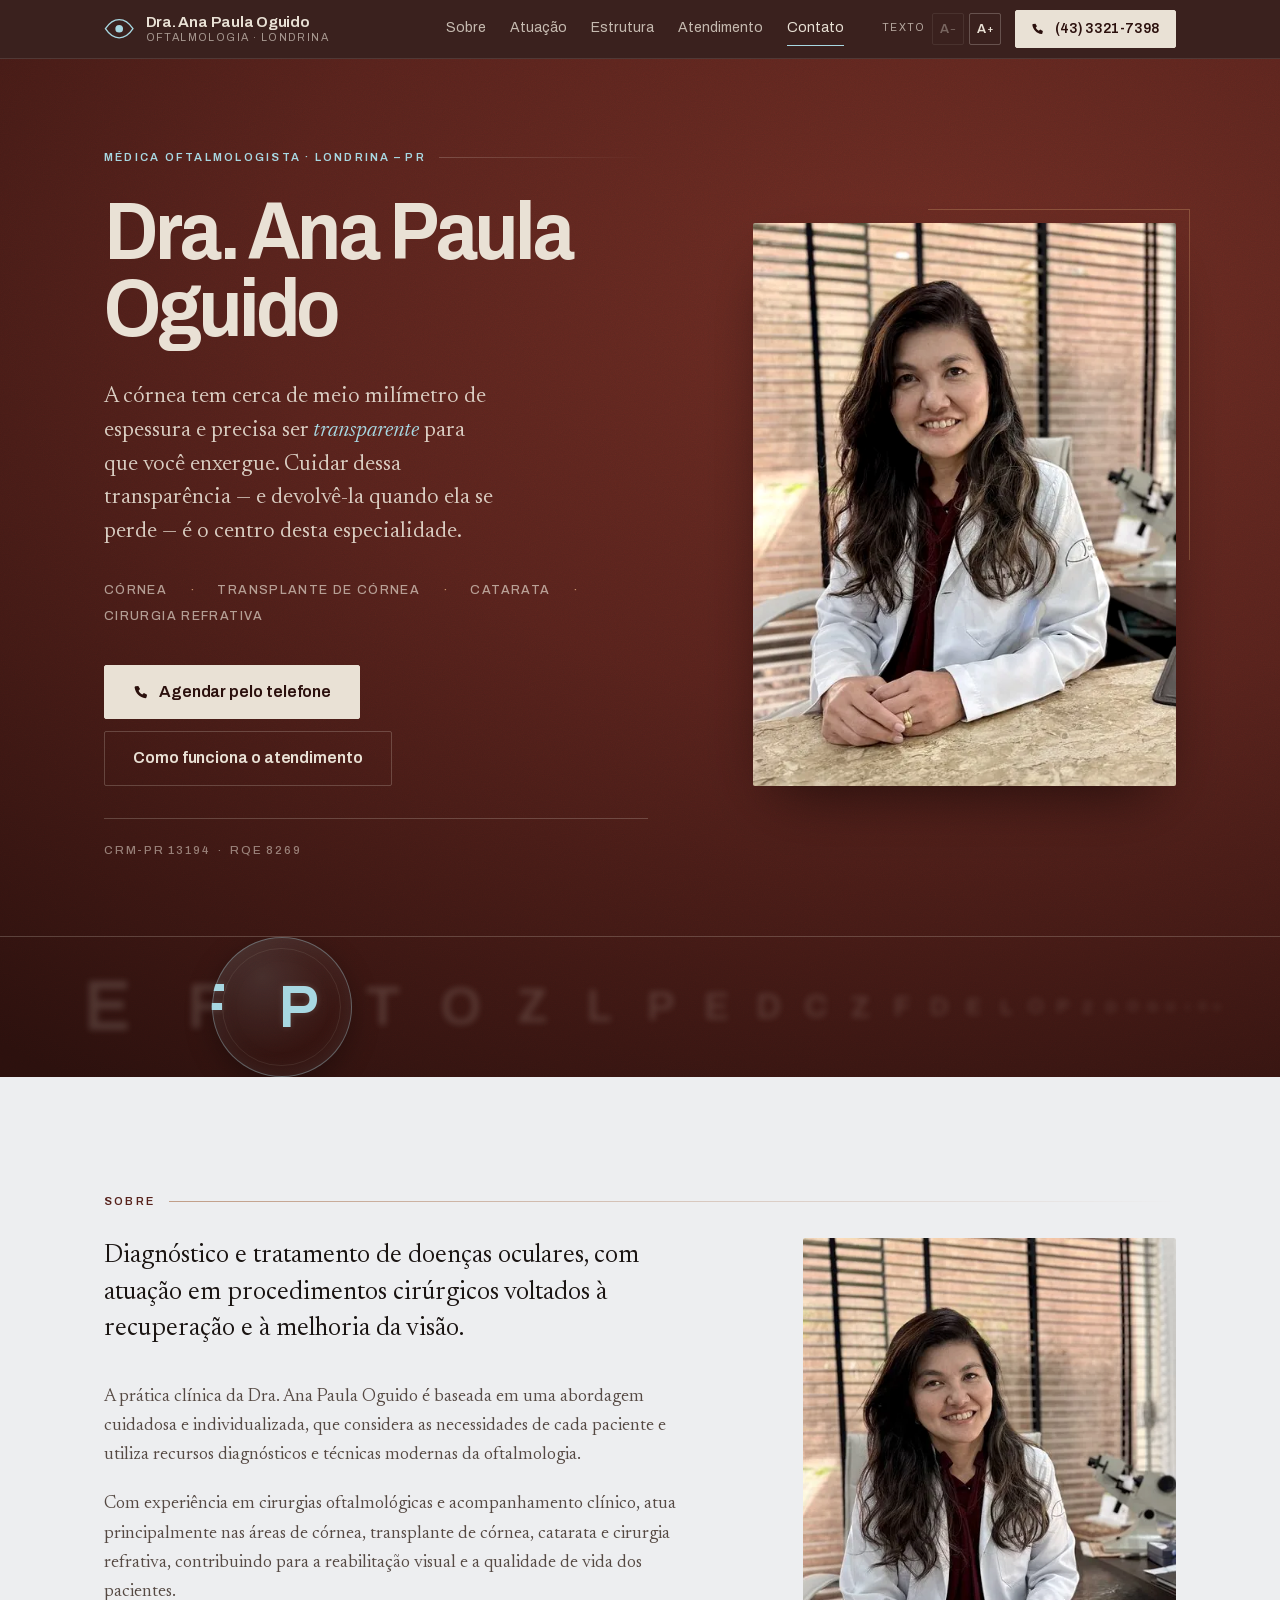
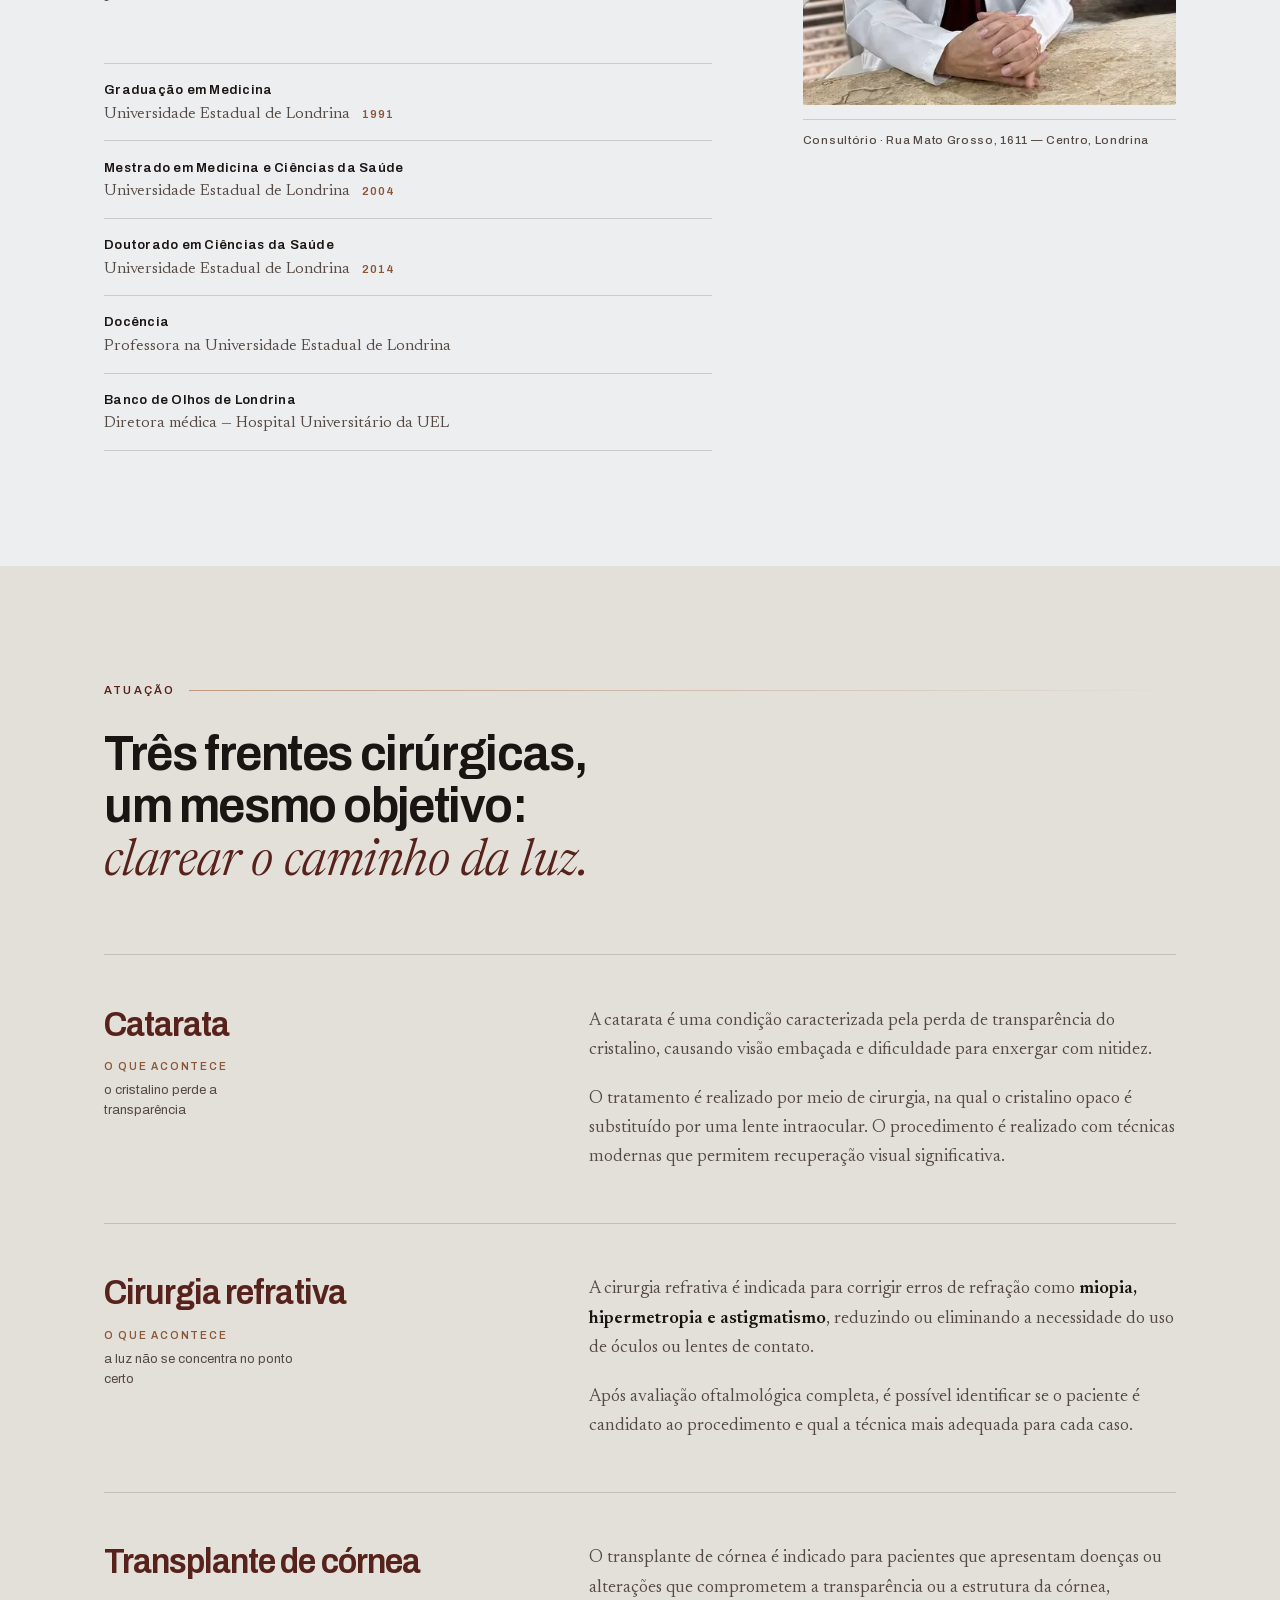
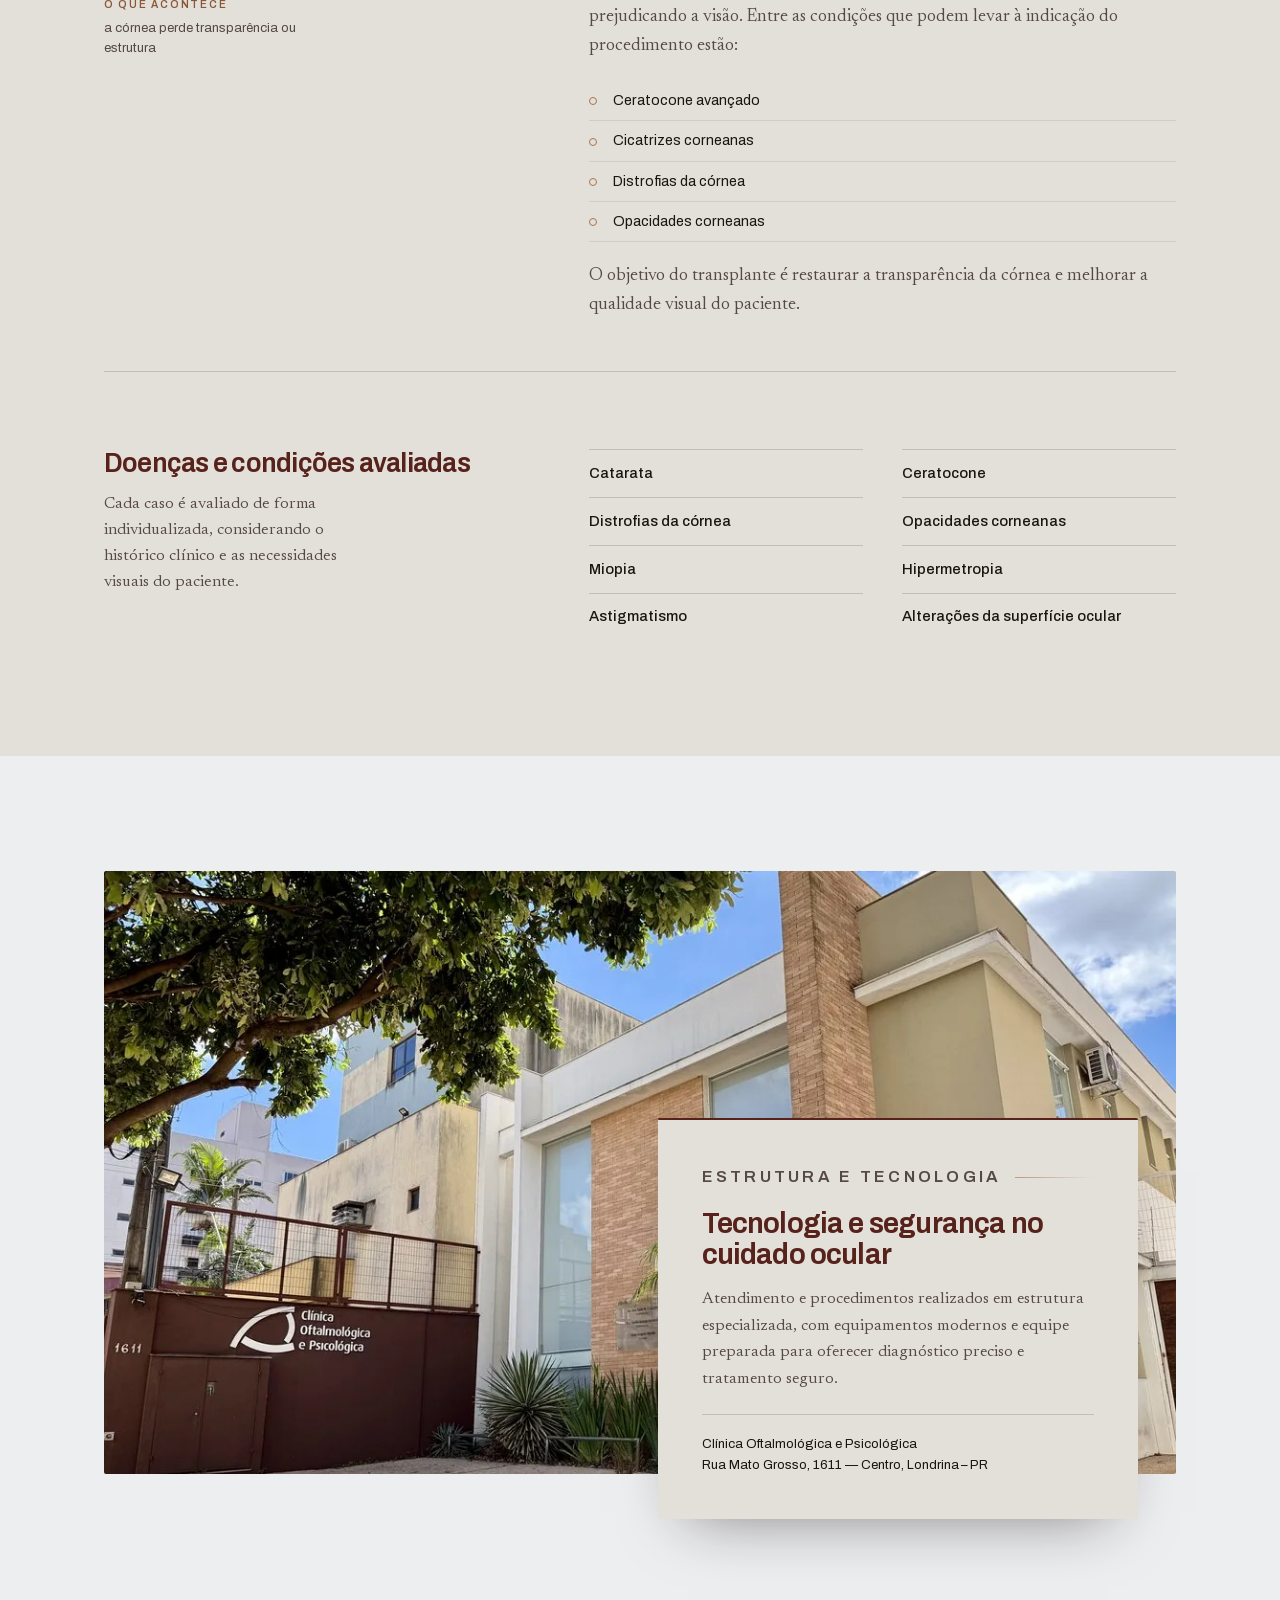
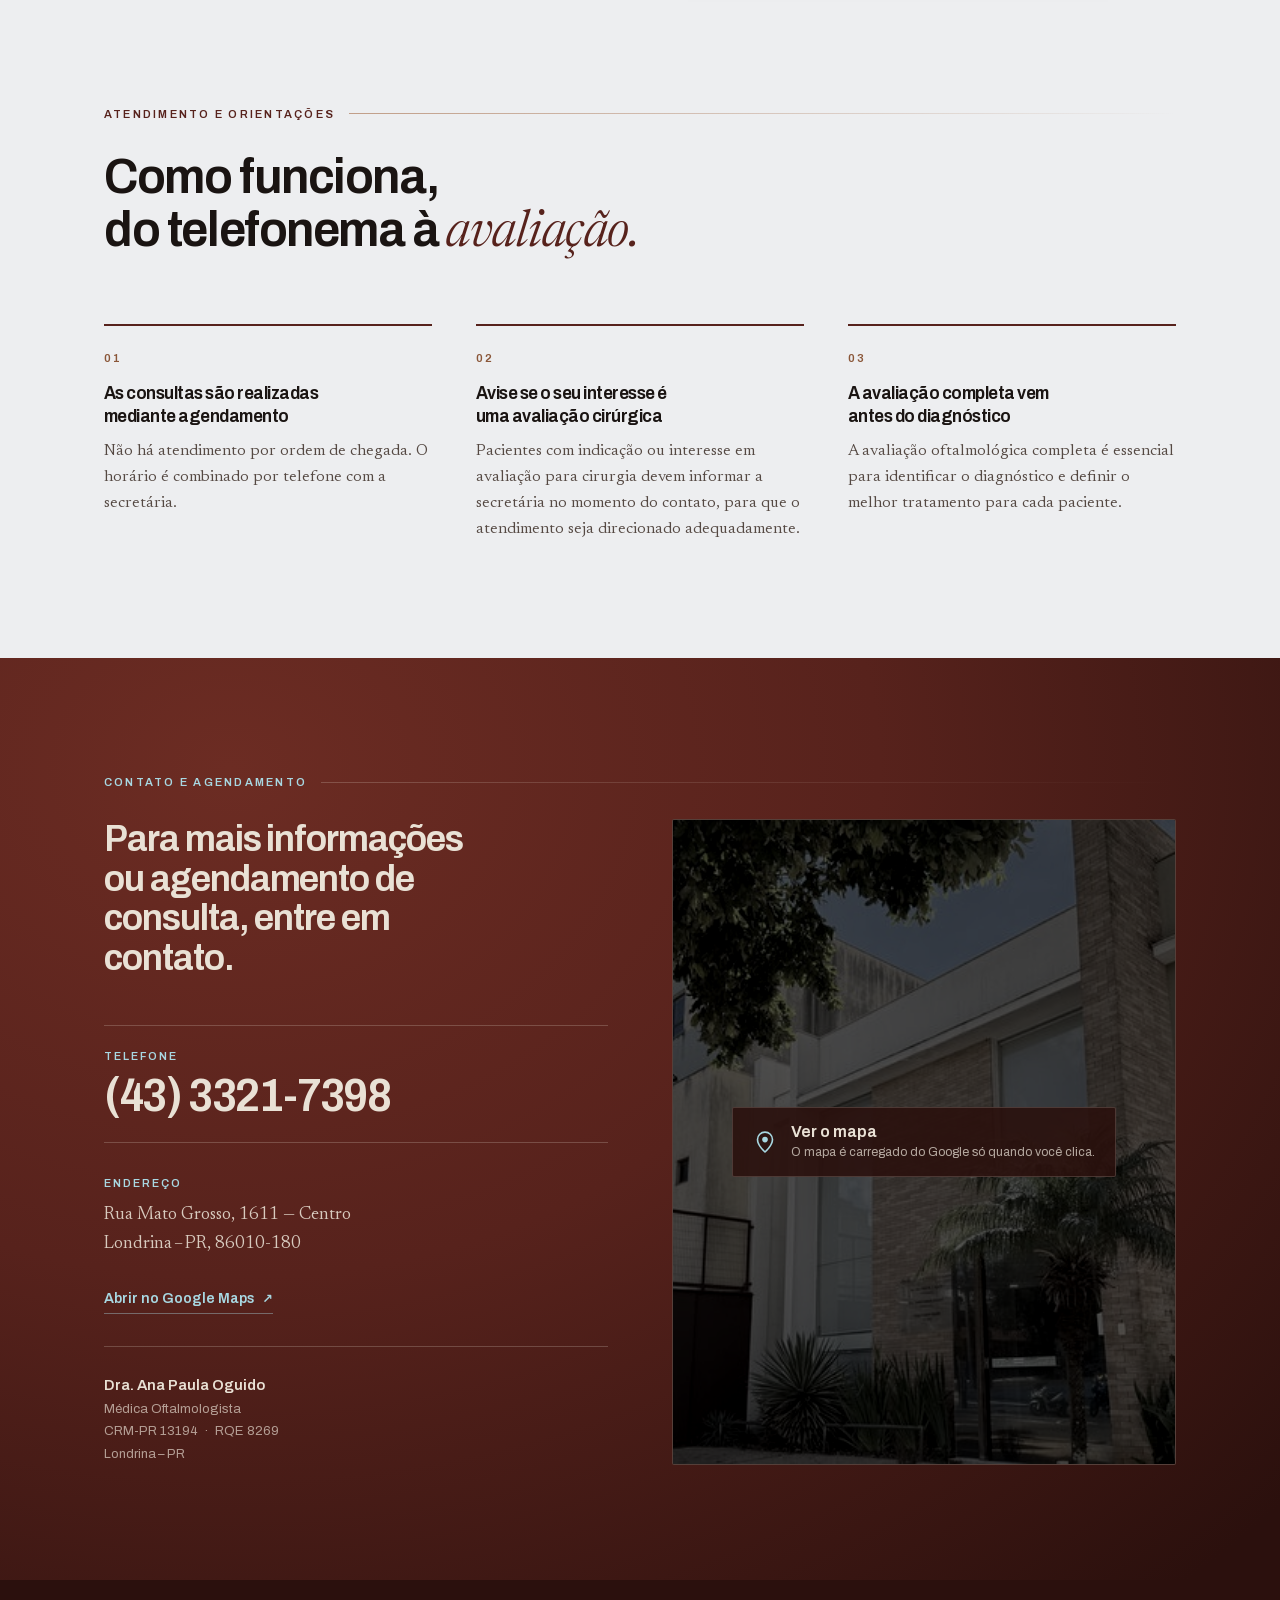
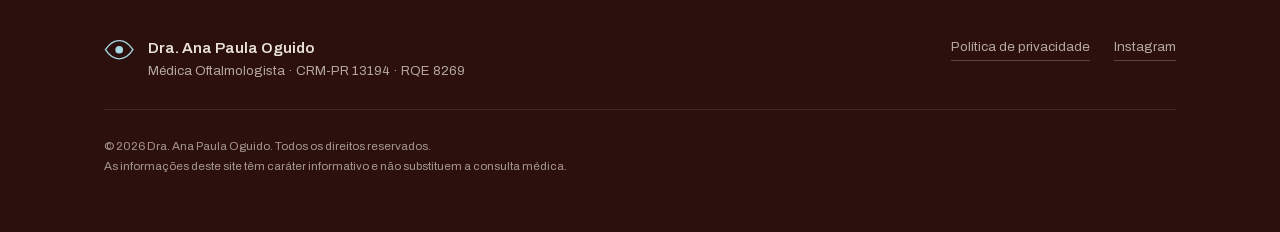
<file: index.html>
<!DOCTYPE html>
<html lang="pt-BR">
<head>
<meta charset="utf-8">
<meta name="viewport" content="width=device-width, initial-scale=1">

<title>Dra. Ana Paula Oguido — Oftalmologista em Londrina | Córnea, Catarata e Cirurgia Refrativa</title>
<meta name="description" content="Médica oftalmologista em Londrina-PR, com atuação em doenças da córnea, transplante de córnea, catarata e cirurgia refrativa. CRM-PR 13194 · RQE 8269. Consultas mediante agendamento: (43) 3321-7398.">
<meta name="author" content="Dra. Ana Paula Oguido">
<!-- PRÉVIA: noindex enquanto o site vive na URL do GitHub Pages.
     Trocar por content="index, follow" ao publicar no domínio definitivo. -->
<meta name="robots" content="noindex, nofollow">

<!-- TODO cliente: trocar pelo domínio definitivo antes de publicar -->
<link rel="canonical" href="https://www.draanapaulaoguido.com.br/">

<meta property="og:type" content="website">
<meta property="og:locale" content="pt_BR">
<meta property="og:site_name" content="Dra. Ana Paula Oguido — Oftalmologia">
<meta property="og:title" content="Dra. Ana Paula Oguido — Oftalmologista em Londrina">
<meta property="og:description" content="Córnea, transplante de córnea, catarata e cirurgia refrativa. Consultas mediante agendamento em Londrina-PR.">
<meta property="og:url" content="https://www.draanapaulaoguido.com.br/">
<meta property="og:image" content="https://www.draanapaulaoguido.com.br/assets/img/og-dra-ana-paula-oguido.jpg">
<meta property="og:image:width" content="1200">
<meta property="og:image:height" content="630">
<meta property="og:image:alt" content="Dra. Ana Paula Oguido em seu consultório em Londrina">
<meta name="twitter:card" content="summary_large_image">

<meta name="theme-color" content="#57221C">
<link rel="icon" href="data:image/svg+xml,%3Csvg xmlns='http://www.w3.org/2000/svg' viewBox='0 0 32 32'%3E%3Crect width='32' height='32' rx='6' fill='%2357221C'/%3E%3Cpath d='M4 16c4-6.2 8-9.3 12-9.3S24 9.8 28 16c-4 6.2-8 9.3-12 9.3S8 22.2 4 16Z' fill='none' stroke='%23E9E1D5' stroke-width='1.7'/%3E%3Ccircle cx='16' cy='16' r='4' fill='%23E9E1D5'/%3E%3C/svg%3E">

<link rel="preload" href="assets/fonts/archivo-latin.woff2" as="font" type="font/woff2" crossorigin>
<link rel="preload" href="assets/fonts/newsreader-latin.woff2" as="font" type="font/woff2" crossorigin>
<link rel="stylesheet" href="assets/css/style.css">

<script type="application/ld+json">
{
  "@context": "https://schema.org",
  "@type": "Physician",
  "name": "Dra. Ana Paula Oguido",
  "alternateName": "Ana Paula Miyagusko Taba Oguido",
  "medicalSpecialty": "Ophthalmologic",
  "description": "Médica oftalmologista com atuação em doenças da córnea, transplante de córnea, catarata e cirurgia refrativa, em Londrina-PR.",
  "url": "https://www.draanapaulaoguido.com.br/",
  "image": "https://www.draanapaulaoguido.com.br/assets/img/og-dra-ana-paula-oguido.jpg",
  "telephone": "+554333217398",
  "address": {
    "@type": "PostalAddress",
    "streetAddress": "Rua Mato Grosso, 1611",
    "addressLocality": "Londrina",
    "addressRegion": "PR",
    "postalCode": "86010-180",
    "addressCountry": "BR"
  },
  "areaServed": { "@type": "City", "name": "Londrina" },
  "availableService": [
    { "@type": "MedicalProcedure", "name": "Cirurgia de catarata" },
    { "@type": "MedicalProcedure", "name": "Cirurgia refrativa" },
    { "@type": "MedicalProcedure", "name": "Transplante de córnea" },
    { "@type": "MedicalProcedure", "name": "Consulta oftalmológica" }
  ]
}
</script>
</head>
<body>

<a class="skip-link" href="#conteudo">Ir para o conteúdo</a>

<header class="topbar" id="topbar">
  <div class="topbar__in">

    <a class="brand" href="#topo" aria-label="Dra. Ana Paula Oguido — início">
      <svg class="brand__mark" viewBox="0 0 34 24" aria-hidden="true" focusable="false">
        <path d="M1.6 12C6 5.2 11.3 1.8 17 1.8S28 5.2 32.4 12c-4.4 6.8-9.7 10.2-15.4 10.2S6 18.8 1.6 12Z" fill="none" stroke="currentColor" stroke-width="1.5"/>
        <circle cx="17" cy="12" r="4.3" fill="currentColor"/>
      </svg>
      <span class="brand__txt">
        <strong>Dra. Ana Paula Oguido</strong>
        <span>Oftalmologia · Londrina</span>
      </span>
    </a>

    <nav class="topnav" aria-label="Seções da página">
      <a href="#sobre">Sobre</a>
      <a href="#atuacao">Atuação</a>
      <a href="#estrutura">Estrutura</a>
      <a href="#atendimento">Atendimento</a>
      <a href="#contato">Contato</a>
    </nav>

    <div class="topbar__tools">
      <div class="textsize" role="group" aria-label="Tamanho do texto">
        <span class="textsize__lbl" aria-hidden="true">Texto</span>
        <button type="button" class="textsize__btn" data-textsize="down" aria-label="Diminuir o tamanho do texto">A<span aria-hidden="true">−</span></button>
        <button type="button" class="textsize__btn" data-textsize="up" aria-label="Aumentar o tamanho do texto">A<span aria-hidden="true">+</span></button>
      </div>
      <a class="btn btn--sm btn--solid" href="tel:+554333217398">
        <span class="btn__ico" aria-hidden="true">
          <svg viewBox="0 0 16 16"><path d="M5.2 1.9 6.9 5 5.5 6.6c.8 1.6 2 2.8 3.6 3.6L10.7 8.8l3.1 1.7-.5 2.6c-.1.5-.6.9-1.1.8C6.6 13.2 2.4 9 1.6 3.4c-.1-.5.3-1 .8-1.1l2.8-.4Z" fill="currentColor"/></svg>
        </span>
        (43) 3321-7398
      </a>
    </div>

  </div>
</header>

<main id="conteudo">

<!-- ══ HERO ══════════════════════════════════════════════════ -->
<section class="hero" id="topo">

  <div class="hero__in">

    <div class="hero__copy">
      <p class="eyebrow eyebrow--light">Médica oftalmologista · Londrina&#8239;–&#8239;PR</p>

      <h1 class="hero__name">Dra. Ana Paula<br>Oguido</h1>

      <p class="hero__thesis">
        A córnea tem cerca de meio milímetro de espessura e precisa ser
        <em>transparente</em> para que você enxergue. Cuidar dessa transparência
        — e devolvê-la quando ela se perde — é o centro desta especialidade.
      </p>

      <ul class="hero__specs">
        <li>Córnea</li>
        <li>Transplante de córnea</li>
        <li>Catarata</li>
        <li>Cirurgia refrativa</li>
      </ul>

      <div class="hero__actions">
        <a class="btn btn--solid btn--lg" href="tel:+554333217398">
          <span class="btn__ico" aria-hidden="true">
            <svg viewBox="0 0 16 16"><path d="M5.2 1.9 6.9 5 5.5 6.6c.8 1.6 2 2.8 3.6 3.6L10.7 8.8l3.1 1.7-.5 2.6c-.1.5-.6.9-1.1.8C6.6 13.2 2.4 9 1.6 3.4c-.1-.5.3-1 .8-1.1l2.8-.4Z" fill="currentColor"/></svg>
          </span>
          Agendar pelo telefone
        </a>
        <a class="btn btn--ghost btn--lg" href="#atendimento">Como funciona o atendimento</a>
      </div>

      <p class="hero__crm">CRM-PR 13194 &nbsp;·&nbsp; RQE 8269</p>
    </div>

    <figure class="hero__portrait">
      <picture>
        <source type="image/webp" srcset="assets/img/dra-ana-paula-retrato-520.webp 520w, assets/img/dra-ana-paula-retrato-760.webp 760w, assets/img/dra-ana-paula-retrato-1040.webp 1040w, assets/img/dra-ana-paula-retrato-1400.webp 1400w" sizes="(max-width: 900px) 78vw, 38vw">
        <img src="assets/img/dra-ana-paula-retrato-760.jpg"
             srcset="assets/img/dra-ana-paula-retrato-520.jpg 520w, assets/img/dra-ana-paula-retrato-760.jpg 760w, assets/img/dra-ana-paula-retrato-1040.jpg 1040w, assets/img/dra-ana-paula-retrato-1400.jpg 1400w"
             sizes="(max-width: 900px) 78vw, 38vw"
             width="3300" height="4400" fetchpriority="high" decoding="async"
             alt="Dra. Ana Paula Oguido, de jaleco branco, sentada à mesa de seu consultório em Londrina.">
      </picture>
    </figure>

  </div>

  <!-- Linha de acuidade: a mesma tabela que ela usa no consultório, deitada.
       Duas camadas idênticas — uma fora de foco, outra nítida recortada em
       círculo. A lente move o recorte e devolve a nitidez. -->
  <div class="acuity" aria-hidden="true">
    <div class="acuity__layer acuity__layer--soft">
      <svg class="acuity__chart" viewBox="0 0 1200 92" preserveAspectRatio="xMidYMid meet">
        <g text-anchor="middle" dominant-baseline="central" fill="currentColor"
           font-family="Archivo, Helvetica, Arial, sans-serif" font-weight="600">
          <text x="53" y="46" font-size="72.7">E</text>
          <text x="155" y="46" font-size="67">F</text>
          <text x="249.1" y="46" font-size="61.8">P</text>
          <text x="335.9" y="46" font-size="57">T</text>
          <text x="415.9" y="46" font-size="52.6">O</text>
          <text x="489.7" y="46" font-size="48.5">Z</text>
          <text x="557.8" y="46" font-size="44.8">L</text>
          <text x="620.6" y="46" font-size="41.3">P</text>
          <text x="678.6" y="46" font-size="38.1">E</text>
          <text x="732" y="46" font-size="35.1">D</text>
          <text x="781.3" y="46" font-size="32.4">C</text>
          <text x="826.8" y="46" font-size="29.9">Z</text>
          <text x="868.8" y="46" font-size="27.6">F</text>
          <text x="907.4" y="46" font-size="25.4">D</text>
          <text x="943.1" y="46" font-size="23.5">E</text>
          <text x="976.1" y="46" font-size="21.6">L</text>
          <text x="1006.4" y="46" font-size="20">O</text>
          <text x="1034.4" y="46" font-size="18.4">P</text>
          <text x="1060.3" y="46" font-size="17">Z</text>
          <text x="1084.1" y="46" font-size="15.7">D</text>
          <text x="1106.1" y="46" font-size="14.5">O</text>
          <text x="1126.4" y="46" font-size="13.3">G</text>
          <text x="1145.1" y="46" font-size="12.3">U</text>
          <text x="1162.4" y="46" font-size="11.3">I</text>
          <text x="1178.3" y="46" font-size="10.5">D</text>
          <text x="1193" y="46" font-size="9.7">O</text>
        </g>
      </svg>
    </div>
    <div class="acuity__layer acuity__layer--sharp" data-chart-clone></div>
    <div class="acuity__lens"></div>
  </div>
</section>

<!-- ══ SOBRE ═════════════════════════════════════════════════ -->
<section class="sec sec--sobre" id="sobre">
  <div class="wrap">
    <p class="eyebrow">Sobre</p>

    <div class="sobre__grid">

      <div class="sobre__text">
        <p class="lead">
          Diagnóstico e tratamento de doenças oculares, com atuação em procedimentos
          cirúrgicos voltados à recuperação e à melhoria da visão.
        </p>

        <p>
          A prática clínica da Dra. Ana Paula Oguido é baseada em uma abordagem cuidadosa
          e individualizada, que considera as necessidades de cada paciente e utiliza
          recursos diagnósticos e técnicas modernas da oftalmologia.
        </p>

        <p>
          Com experiência em cirurgias oftalmológicas e acompanhamento clínico, atua
          principalmente nas áreas de córnea, transplante de córnea, catarata e cirurgia
          refrativa, contribuindo para a reabilitação visual e a qualidade de vida
          dos pacientes.
        </p>

        <!--
          ATENÇÃO / A CONFIRMAR COM A CLIENTE
          Os itens abaixo foram levantados em fontes públicas (UEL, Banco de Olhos de
          Londrina, portais médicos) e NÃO constavam do briefing enviado.
          Confirme datas e cargos com a Dra. antes de publicar — ou remova o bloco inteiro.
        -->
        <dl class="formacao">
          <div class="formacao__it">
            <dt>Graduação em Medicina</dt>
            <dd>Universidade Estadual de Londrina <span class="formacao__yr">1991</span></dd>
          </div>
          <div class="formacao__it">
            <dt>Mestrado em Medicina e Ciências da Saúde</dt>
            <dd>Universidade Estadual de Londrina <span class="formacao__yr">2004</span></dd>
          </div>
          <div class="formacao__it">
            <dt>Doutorado em Ciências da Saúde</dt>
            <dd>Universidade Estadual de Londrina <span class="formacao__yr">2014</span></dd>
          </div>
          <div class="formacao__it">
            <dt>Docência</dt>
            <dd>Professora na Universidade Estadual de Londrina</dd>
          </div>
          <div class="formacao__it">
            <dt>Banco de Olhos de Londrina</dt>
            <dd>Diretora médica — Hospital Universitário da UEL</dd>
          </div>
        </dl>
      </div>

      <figure class="sobre__fig">
        <picture>
          <source type="image/webp" srcset="assets/img/dra-ana-paula-consultorio-480.webp 480w, assets/img/dra-ana-paula-consultorio-700.webp 700w, assets/img/dra-ana-paula-consultorio-960.webp 960w" sizes="(max-width: 900px) 88vw, 34vw">
          <img src="assets/img/dra-ana-paula-consultorio-700.jpg"
               srcset="assets/img/dra-ana-paula-consultorio-480.jpg 480w, assets/img/dra-ana-paula-consultorio-700.jpg 700w, assets/img/dra-ana-paula-consultorio-960.jpg 960w"
               sizes="(max-width: 900px) 88vw, 34vw"
               width="3300" height="4125" loading="lazy" decoding="async"
               alt="Dra. Ana Paula Oguido em seu consultório, ao lado de equipamento oftalmológico.">
        </picture>
        <figcaption>Consultório · Rua Mato Grosso, 1611 — Centro, Londrina</figcaption>
      </figure>

    </div>
  </div>
</section>

<!-- ══ ATUAÇÃO ═══════════════════════════════════════════════ -->
<section class="sec sec--atuacao" id="atuacao">
  <div class="wrap">
    <p class="eyebrow">Atuação</p>
    <h2 class="sec__title">Três frentes cirúrgicas,<br>um mesmo objetivo: <em>clarear o caminho da luz.</em></h2>

    <div class="proc">
      <article class="proc__it">
        <div class="proc__head">
          <h3>Catarata</h3>
          <p class="proc__what"><span>O que acontece</span>o cristalino perde a transparência</p>
        </div>
        <div class="proc__body">
          <p>
            A catarata é uma condição caracterizada pela perda de transparência do cristalino,
            causando visão embaçada e dificuldade para enxergar com nitidez.
          </p>
          <p>
            O tratamento é realizado por meio de cirurgia, na qual o cristalino opaco é
            substituído por uma lente intraocular. O procedimento é realizado com técnicas
            modernas que permitem recuperação visual significativa.
          </p>
        </div>
      </article>

      <article class="proc__it">
        <div class="proc__head">
          <h3>Cirurgia refrativa</h3>
          <p class="proc__what"><span>O que acontece</span>a luz não se concentra no ponto certo</p>
        </div>
        <div class="proc__body">
          <p>
            A cirurgia refrativa é indicada para corrigir erros de refração como
            <strong>miopia, hipermetropia e astigmatismo</strong>, reduzindo ou eliminando
            a necessidade do uso de óculos ou lentes de contato.
          </p>
          <p>
            Após avaliação oftalmológica completa, é possível identificar se o paciente é
            candidato ao procedimento e qual a técnica mais adequada para cada caso.
          </p>
        </div>
      </article>

      <article class="proc__it">
        <div class="proc__head">
          <h3>Transplante de córnea</h3>
          <p class="proc__what"><span>O que acontece</span>a córnea perde transparência ou estrutura</p>
        </div>
        <div class="proc__body">
          <p>
            O transplante de córnea é indicado para pacientes que apresentam doenças ou
            alterações que comprometem a transparência ou a estrutura da córnea,
            prejudicando a visão. Entre as condições que podem levar à indicação do
            procedimento estão:
          </p>
          <ul class="ul-rule">
            <li>Ceratocone avançado</li>
            <li>Cicatrizes corneanas</li>
            <li>Distrofias da córnea</li>
            <li>Opacidades corneanas</li>
          </ul>
          <p>
            O objetivo do transplante é restaurar a transparência da córnea e melhorar a
            qualidade visual do paciente.
          </p>
        </div>
      </article>
    </div>

    <!-- Condições tratadas -->
    <div class="cond">
      <div class="cond__intro">
        <h3 class="cond__title">Doenças e condições avaliadas</h3>
        <p>
          Cada caso é avaliado de forma individualizada, considerando o histórico clínico
          e as necessidades visuais do paciente.
        </p>
      </div>
      <ul class="cond__list">
        <li>Catarata</li>
        <li>Ceratocone</li>
        <li>Distrofias da córnea</li>
        <li>Opacidades corneanas</li>
        <li>Miopia</li>
        <li>Hipermetropia</li>
        <li>Astigmatismo</li>
        <li>Alterações da superfície ocular</li>
      </ul>
    </div>

  </div>
</section>

<!-- ══ ESTRUTURA ═════════════════════════════════════════════ -->
<section class="sec sec--estrutura" id="estrutura">
  <div class="wrap">
    <div class="estr">
      <figure class="estr__fig">
        <picture>
          <source type="image/webp" srcset="assets/img/clinica-fachada-760.webp 760w, assets/img/clinica-fachada-1120.webp 1120w, assets/img/clinica-fachada-1600.webp 1600w, assets/img/clinica-fachada-2000.webp 2000w" sizes="(max-width: 900px) 100vw, 62vw">
          <img src="assets/img/clinica-fachada-1120.jpg"
               srcset="assets/img/clinica-fachada-760.jpg 760w, assets/img/clinica-fachada-1120.jpg 1120w, assets/img/clinica-fachada-1600.jpg 1600w, assets/img/clinica-fachada-2000.jpg 2000w"
               sizes="(max-width: 900px) 100vw, 62vw"
               width="5712" height="3213" loading="lazy" decoding="async"
               alt="Fachada da Clínica Oftalmológica e Psicológica, na Rua Mato Grosso, 1611, em Londrina.">
        </picture>
      </figure>

      <div class="estr__card">
        <p class="eyebrow">Estrutura e tecnologia</p>
        <h2 class="estr__title">Tecnologia e segurança no cuidado ocular</h2>
        <p>
          Atendimento e procedimentos realizados em estrutura especializada, com
          equipamentos modernos e equipe preparada para oferecer diagnóstico preciso
          e tratamento seguro.
        </p>
        <!-- TODO cliente: confirmar o nome exato da clínica e, se houver, o hospital onde as cirurgias são realizadas. -->
        <p class="estr__addr">
          Clínica Oftalmológica e Psicológica<br>
          Rua Mato Grosso, 1611 — Centro, Londrina&#8239;–&#8239;PR
        </p>
      </div>
    </div>
  </div>
</section>

<!-- ══ ATENDIMENTO ═══════════════════════════════════════════ -->
<section class="sec sec--atendimento" id="atendimento">
  <div class="wrap">
    <p class="eyebrow">Atendimento e orientações</p>
    <h2 class="sec__title">Como funciona,<br>do telefonema à <em>avaliação.</em></h2>

    <ol class="orient">
      <li class="orient__it">
        <h3>As consultas são realizadas mediante agendamento</h3>
        <p>Não há atendimento por ordem de chegada. O horário é combinado por telefone com a secretária.</p>
      </li>
      <li class="orient__it">
        <h3>Avise se o seu interesse é uma avaliação cirúrgica</h3>
        <p>Pacientes com indicação ou interesse em avaliação para cirurgia devem informar a secretária no momento do contato, para que o atendimento seja direcionado adequadamente.</p>
      </li>
      <li class="orient__it">
        <h3>A avaliação completa vem antes do diagnóstico</h3>
        <p>A avaliação oftalmológica completa é essencial para identificar o diagnóstico e definir o melhor tratamento para cada paciente.</p>
      </li>
    </ol>
  </div>
</section>

<!-- ══ CONTATO ═══════════════════════════════════════════════ -->
<section class="sec sec--contato" id="contato">
  <div class="wrap">
    <p class="eyebrow eyebrow--light">Contato e agendamento</p>

    <div class="contato__grid">

      <div class="contato__info">
        <h2 class="contato__title">Para mais informações ou agendamento de consulta, entre em contato.</h2>

        <a class="bigphone" href="tel:+554333217398">
          <span class="bigphone__lbl">Telefone</span>
          <span class="bigphone__num">(43) 3321-7398</span>
        </a>

        <div class="contato__addr">
          <p class="contato__lbl">Endereço</p>
          <p>
            Rua Mato Grosso, 1611 — Centro<br>
            Londrina&#8239;–&#8239;PR, 86010-180
          </p>
          <a class="link-arrow" href="https://www.google.com/maps/search/?api=1&amp;query=Rua+Mato+Grosso%2C+1611+-+Centro%2C+Londrina+-+PR%2C+86010-180" target="_blank" rel="noopener">
            Abrir no Google Maps
          </a>
        </div>

        <p class="contato__sign">
          <strong>Dra. Ana Paula Oguido</strong><br>
          Médica Oftalmologista<br>
          CRM-PR 13194 &nbsp;·&nbsp; RQE 8269<br>
          Londrina&#8239;–&#8239;PR
        </p>
      </div>

      <div class="contato__mapwrap">
        <div class="mapbox" id="mapbox">
          <button type="button" class="mapbox__load" id="mapLoad">
            <span class="mapbox__plate">
              <span class="mapbox__pin" aria-hidden="true">
                <svg viewBox="0 0 24 24"><path d="M12 22s7.5-6.4 7.5-12.4A7.5 7.5 0 0 0 4.5 9.6C4.5 15.6 12 22 12 22Z" fill="none" stroke="currentColor" stroke-width="1.6"/><circle cx="12" cy="9.6" r="2.8" fill="currentColor"/></svg>
              </span>
              <span class="mapbox__txt">
                <strong>Ver o mapa</strong>
                <small>O mapa é carregado do Google só quando você clica.</small>
              </span>
            </span>
          </button>
        </div>
      </div>

    </div>
  </div>
</section>

</main>

<footer class="foot">
  <div class="wrap foot__in">
    <div class="foot__brand">
      <svg class="brand__mark" viewBox="0 0 34 24" aria-hidden="true" focusable="false">
        <path d="M1.6 12C6 5.2 11.3 1.8 17 1.8S28 5.2 32.4 12c-4.4 6.8-9.7 10.2-15.4 10.2S6 18.8 1.6 12Z" fill="none" stroke="currentColor" stroke-width="1.5"/>
        <circle cx="17" cy="12" r="4.3" fill="currentColor"/>
      </svg>
      <p>
        <strong>Dra. Ana Paula Oguido</strong><br>
        Médica Oftalmologista · CRM-PR 13194 · RQE 8269
      </p>
    </div>

    <nav class="foot__nav" aria-label="Rodapé">
      <!-- TODO cliente: publicar a página de política de privacidade e apontar o link -->
      <a href="politica-de-privacidade.html">Política de privacidade</a>
      <!-- TODO cliente: confirmar os perfis oficiais nas redes sociais -->
      <a href="#" rel="noopener">Instagram</a>
    </nav>

    <p class="foot__legal">
      © <span id="ano">2026</span> Dra. Ana Paula Oguido. Todos os direitos reservados.<br>
      As informações deste site têm caráter informativo e não substituem a consulta médica.
    </p>
  </div>
</footer>

<script src="assets/js/main.js" defer></script>
</body>
</html>
</file>
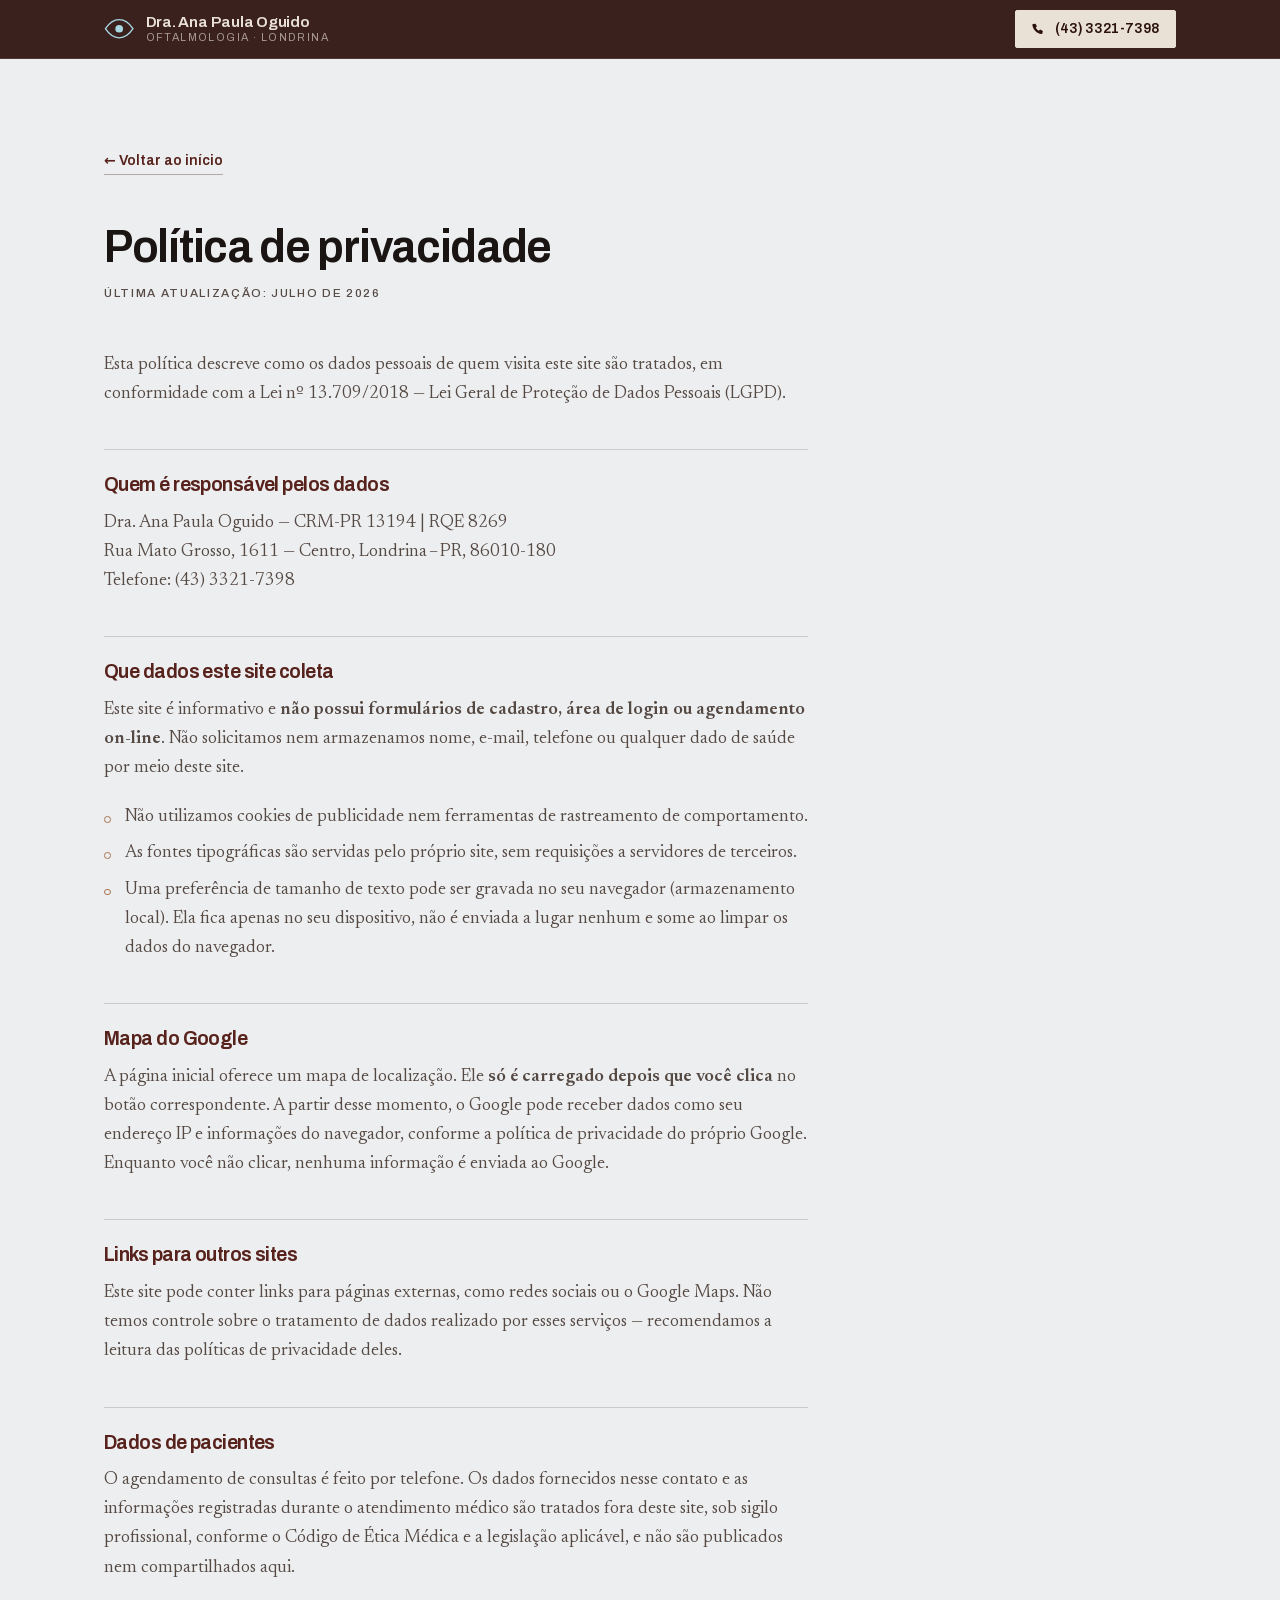
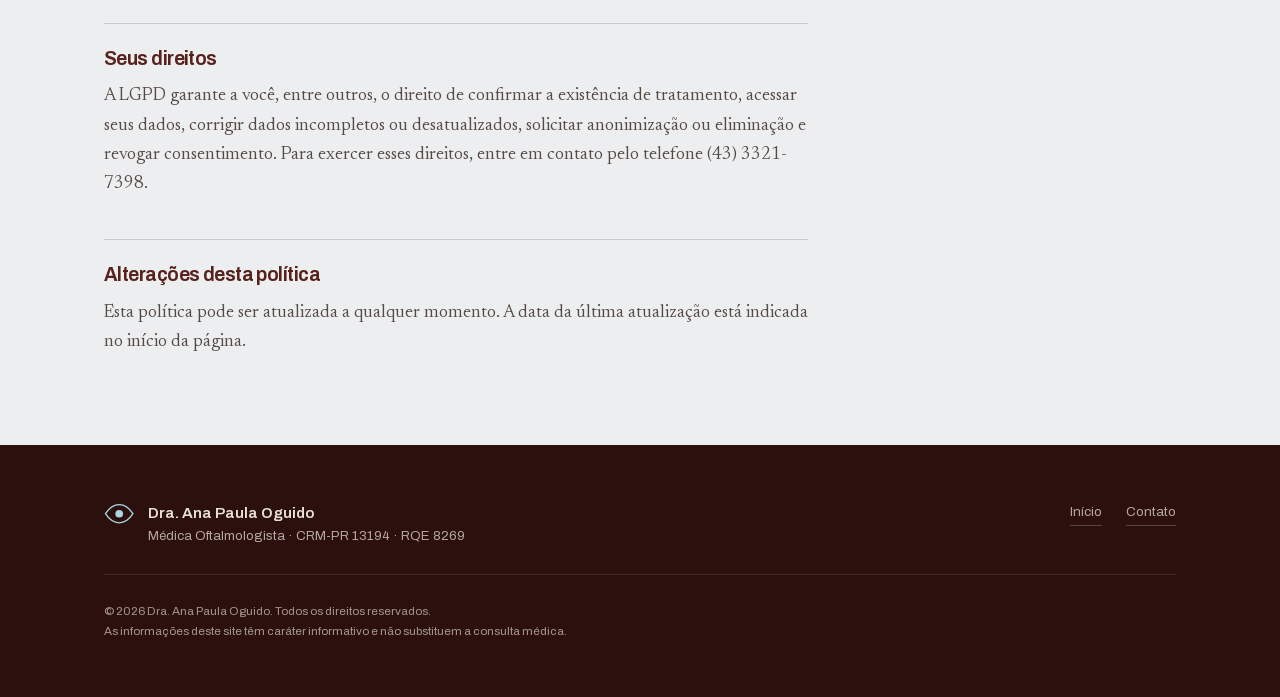
<file: politica-de-privacidade.html>
<!DOCTYPE html>
<html lang="pt-BR">
<head>
<meta charset="utf-8">
<meta name="viewport" content="width=device-width, initial-scale=1">
<title>Política de privacidade — Dra. Ana Paula Oguido</title>
<meta name="description" content="Como os dados pessoais são tratados no site da Dra. Ana Paula Oguido, médica oftalmologista em Londrina-PR.">
<!-- PRÉVIA: noindex enquanto o site vive na URL do GitHub Pages.
     Trocar por content="index, follow" ao publicar no domínio definitivo. -->
<meta name="robots" content="noindex, nofollow">
<meta name="theme-color" content="#57221C">
<link rel="icon" href="data:image/svg+xml,%3Csvg xmlns='http://www.w3.org/2000/svg' viewBox='0 0 32 32'%3E%3Crect width='32' height='32' rx='6' fill='%2357221C'/%3E%3Cpath d='M4 16c4-6.2 8-9.3 12-9.3S24 9.8 28 16c-4 6.2-8 9.3-12 9.3S8 22.2 4 16Z' fill='none' stroke='%23E9E1D5' stroke-width='1.7'/%3E%3Ccircle cx='16' cy='16' r='4' fill='%23E9E1D5'/%3E%3C/svg%3E">
<link rel="stylesheet" href="assets/css/style.css">
</head>
<body>

<a class="skip-link" href="#conteudo">Ir para o conteúdo</a>

<header class="topbar">
  <div class="topbar__in">
    <a class="brand" href="index.html" aria-label="Dra. Ana Paula Oguido — início">
      <svg class="brand__mark" viewBox="0 0 34 24" aria-hidden="true" focusable="false">
        <path d="M1.6 12C6 5.2 11.3 1.8 17 1.8S28 5.2 32.4 12c-4.4 6.8-9.7 10.2-15.4 10.2S6 18.8 1.6 12Z" fill="none" stroke="currentColor" stroke-width="1.5"/>
        <circle cx="17" cy="12" r="4.3" fill="currentColor"/>
      </svg>
      <span class="brand__txt">
        <strong>Dra. Ana Paula Oguido</strong>
        <span>Oftalmologia · Londrina</span>
      </span>
    </a>
    <div class="topbar__tools">
      <a class="btn btn--sm btn--solid" href="tel:+554333217398">
        <span class="btn__ico" aria-hidden="true">
          <svg viewBox="0 0 16 16"><path d="M5.2 1.9 6.9 5 5.5 6.6c.8 1.6 2 2.8 3.6 3.6L10.7 8.8l3.1 1.7-.5 2.6c-.1.5-.6.9-1.1.8C6.6 13.2 2.4 9 1.6 3.4c-.1-.5.3-1 .8-1.1l2.8-.4Z" fill="currentColor"/></svg>
        </span>
        (43) 3321-7398
      </a>
    </div>
  </div>
</header>

<main id="conteudo" class="legal">
  <div class="wrap">
    <div class="legal__in">

      <a class="legal__back" href="index.html">← Voltar ao início</a>

      <h1 class="legal__title">Política de privacidade</h1>
      <!-- TODO cliente: atualizar esta data sempre que o texto for alterado -->
      <p class="legal__date">Última atualização: julho de 2026</p>

      <p>
        Esta política descreve como os dados pessoais de quem visita este site são
        tratados, em conformidade com a Lei nº 13.709/2018 — Lei Geral de Proteção
        de Dados Pessoais (LGPD).
      </p>

      <h2>Quem é responsável pelos dados</h2>
      <!-- TODO cliente: confirmar razão social, CNPJ e e-mail de contato para
           assuntos de privacidade. Sem esses dados a política fica incompleta. -->
      <p>
        Dra. Ana Paula Oguido — CRM-PR 13194 | RQE 8269<br>
        Rua Mato Grosso, 1611 — Centro, Londrina&#8239;–&#8239;PR, 86010-180<br>
        Telefone: (43) 3321-7398
      </p>

      <h2>Que dados este site coleta</h2>
      <p>
        Este site é informativo e <strong>não possui formulários de cadastro, área de
        login ou agendamento on-line</strong>. Não solicitamos nem armazenamos nome,
        e-mail, telefone ou qualquer dado de saúde por meio deste site.
      </p>
      <ul>
        <li>Não utilizamos cookies de publicidade nem ferramentas de rastreamento de comportamento.</li>
        <li>As fontes tipográficas são servidas pelo próprio site, sem requisições a servidores de terceiros.</li>
        <li>Uma preferência de tamanho de texto pode ser gravada no seu navegador (armazenamento local). Ela fica apenas no seu dispositivo, não é enviada a lugar nenhum e some ao limpar os dados do navegador.</li>
      </ul>

      <h2>Mapa do Google</h2>
      <p>
        A página inicial oferece um mapa de localização. Ele <strong>só é carregado
        depois que você clica</strong> no botão correspondente. A partir desse momento,
        o Google pode receber dados como seu endereço IP e informações do navegador,
        conforme a política de privacidade do próprio Google. Enquanto você não
        clicar, nenhuma informação é enviada ao Google.
      </p>

      <h2>Links para outros sites</h2>
      <p>
        Este site pode conter links para páginas externas, como redes sociais ou o
        Google Maps. Não temos controle sobre o tratamento de dados realizado por
        esses serviços — recomendamos a leitura das políticas de privacidade deles.
      </p>

      <h2>Dados de pacientes</h2>
      <p>
        O agendamento de consultas é feito por telefone. Os dados fornecidos nesse
        contato e as informações registradas durante o atendimento médico são tratados
        fora deste site, sob sigilo profissional, conforme o Código de Ética Médica e
        a legislação aplicável, e não são publicados nem compartilhados aqui.
      </p>

      <h2>Seus direitos</h2>
      <p>
        A LGPD garante a você, entre outros, o direito de confirmar a existência de
        tratamento, acessar seus dados, corrigir dados incompletos ou desatualizados,
        solicitar anonimização ou eliminação e revogar consentimento. Para exercer
        esses direitos, entre em contato pelo telefone (43) 3321-7398.
      </p>

      <h2>Alterações desta política</h2>
      <p>
        Esta política pode ser atualizada a qualquer momento. A data da última
        atualização está indicada no início da página.
      </p>

    </div>
  </div>
</main>

<footer class="foot">
  <div class="wrap foot__in">
    <div class="foot__brand">
      <svg class="brand__mark" viewBox="0 0 34 24" aria-hidden="true" focusable="false">
        <path d="M1.6 12C6 5.2 11.3 1.8 17 1.8S28 5.2 32.4 12c-4.4 6.8-9.7 10.2-15.4 10.2S6 18.8 1.6 12Z" fill="none" stroke="currentColor" stroke-width="1.5"/>
        <circle cx="17" cy="12" r="4.3" fill="currentColor"/>
      </svg>
      <p>
        <strong>Dra. Ana Paula Oguido</strong><br>
        Médica Oftalmologista · CRM-PR 13194 · RQE 8269
      </p>
    </div>
    <nav class="foot__nav" aria-label="Rodapé">
      <a href="index.html">Início</a>
      <a href="index.html#contato">Contato</a>
    </nav>
    <p class="foot__legal">
      © <span id="ano">2026</span> Dra. Ana Paula Oguido. Todos os direitos reservados.<br>
      As informações deste site têm caráter informativo e não substituem a consulta médica.
    </p>
  </div>
</footer>

<script src="assets/js/main.js" defer></script>
</body>
</html>
</file>
<file: assets/css/style.css>
/* ==========================================================================
   Dra. Ana Paula Oguido — Oftalmologia
   Paleta amostrada das fotos da própria clínica:
   oxblood do portão/placa · travertino da bancada · tijolo da fachada ·
   cinza-frio do jaleco. O azul-claro (--beam) é a única cor inventada:
   é a luz do instrumento, e só aparece dentro da lente e no foco do teclado.
   ========================================================================== */

/* --- Fontes auto-hospedadas (sem requisição ao Google → LGPD) ------------- */
@font-face{
  font-family:'Archivo'; font-style:normal; font-weight:400 800;
  font-stretch:75% 110%; font-display:swap;
  src:url('../fonts/archivo-latin.woff2') format('woff2');
  unicode-range:U+0000-00FF,U+0131,U+0152-0153,U+02BB-02BC,U+02C6,U+02DA,U+02DC,U+0304,U+0308,U+0329,U+2000-206F,U+20AC,U+2122,U+2191,U+2193,U+2212,U+2215,U+FEFF,U+FFFD;
}
@font-face{
  font-family:'Archivo'; font-style:normal; font-weight:400 800;
  font-stretch:75% 110%; font-display:swap;
  src:url('../fonts/archivo-latin-ext.woff2') format('woff2');
  unicode-range:U+0100-02BA,U+02BD-02C5,U+02C7-02CC,U+02CE-02D7,U+02DD-02FF,U+0304,U+0308,U+0329,U+1D00-1DBF,U+1E00-1E9F,U+1EF2-1EFF,U+2020,U+20A0-20AB,U+20AD-20C0,U+2113,U+2C60-2C7F,U+A720-A7FF;
}
@font-face{
  font-family:'Newsreader'; font-style:normal; font-weight:300 600;
  font-display:swap;
  src:url('../fonts/newsreader-latin.woff2') format('woff2');
  unicode-range:U+0000-00FF,U+0131,U+0152-0153,U+02BB-02BC,U+02C6,U+02DA,U+02DC,U+0304,U+0308,U+0329,U+2000-206F,U+20AC,U+2122,U+2191,U+2193,U+2212,U+2215,U+FEFF,U+FFFD;
}
@font-face{
  font-family:'Newsreader'; font-style:normal; font-weight:300 600;
  font-display:swap;
  src:url('../fonts/newsreader-latin-ext.woff2') format('woff2');
  unicode-range:U+0100-02BA,U+02BD-02C5,U+02C7-02CC,U+02CE-02D7,U+02DD-02FF,U+0304,U+0308,U+0329,U+1D00-1DBF,U+1E00-1E9F,U+1EF2-1EFF,U+2020,U+20A0-20AB,U+20AD-20C0,U+2113,U+2C60-2C7F,U+A720-A7FF;
}
@font-face{
  font-family:'Newsreader'; font-style:italic; font-weight:300 500;
  font-display:swap;
  src:url('../fonts/newsreader-italic-latin.woff2') format('woff2');
  unicode-range:U+0000-00FF,U+0131,U+0152-0153,U+02BB-02BC,U+02C6,U+02DA,U+02DC,U+0304,U+0308,U+0329,U+2000-206F,U+20AC,U+2122,U+2191,U+2193,U+2212,U+2215,U+FEFF,U+FFFD;
}

/* --- Tokens --------------------------------------------------------------- */
:root{
  --paper:#EDEEF0;        /* branco frio do jaleco — superfície de leitura */
  --paper-2:#E3E0D9;      /* travertino da bancada */
  --ink:#1A1412;
  --ink-2:#554943;
  --oxblood:#57221C;      /* portão e placa da clínica */
  --oxblood-lt:#6C2C23;
  --oxblood-dk:#2B100D;
  --brick:#A97350;        /* tijolo da fachada — filetes e marcas, nunca texto */
  --brick-txt:#8A5638;    /* mesmo tijolo, escurecido até passar 4,5:1 no claro */
  --brick-lt:#CB9670;     /* e clareado até passar sobre o vinho */
  --cream:#E9E1D5;
  --beam:#A8D8E2;         /* a luz do instrumento */

  --sans:'Archivo',system-ui,-apple-system,'Segoe UI',sans-serif;
  --serif:'Newsreader',Georgia,'Times New Roman',serif;

  --wrap:74rem;
  --gut:clamp(1.25rem,5vw,3.5rem);
  --sec-y:clamp(4.5rem,9vw,8.5rem);
  --rule:color-mix(in srgb,var(--ink) 16%,transparent);
  --rule-lt:color-mix(in srgb,var(--cream) 22%,transparent);

  --fs:100%;              /* controlado pelos botões A− / A+ */
  --ease:cubic-bezier(.22,.61,.36,1);
}

/* --- Base ----------------------------------------------------------------- */
*,*::before,*::after{box-sizing:border-box}
html{
  font-size:var(--fs);
  -webkit-text-size-adjust:100%;
  scroll-behavior:smooth;
  scroll-padding-top:5.5rem;
}
body{
  margin:0;
  background:var(--paper);
  color:var(--ink);
  font-family:var(--serif);
  font-size:1.125rem;
  font-weight:380;
  line-height:1.62;
  font-optical-sizing:auto;
  -webkit-font-smoothing:antialiased;
  text-rendering:optimizeLegibility;
  /* 'clip' e não 'hidden': hidden transformaria o body em contêiner de
     rolagem e quebraria o position:sticky do topo e da foto do Sobre. */
  overflow-x:clip;
}
img,svg,picture{display:block;max-width:100%}
img{height:auto}
p{margin:0 0 1.1em}
p:last-child{margin-bottom:0}
h1,h2,h3{margin:0;font-family:var(--sans);font-weight:640;line-height:1.05;letter-spacing:-.028em;font-stretch:94%}
a{color:inherit}
strong{font-weight:600}
em{font-style:italic}
ul,ol{margin:0;padding:0;list-style:none}

::selection{background:var(--oxblood);color:var(--cream)}

:focus-visible{
  outline:2px solid var(--beam);
  outline-offset:3px;
  border-radius:2px;
}
.sec--sobre :focus-visible,.sec--atuacao :focus-visible,
.sec--estrutura :focus-visible,.sec--atendimento :focus-visible{
  outline-color:var(--oxblood);
}

.skip-link{
  position:absolute;left:.75rem;top:-4rem;z-index:200;
  background:var(--oxblood);color:var(--cream);
  padding:.7rem 1.1rem;border-radius:3px;
  font-family:var(--sans);font-size:.9rem;font-weight:600;text-decoration:none;
  transition:top .18s var(--ease);
}
.skip-link:focus{top:.75rem}

.wrap{width:100%;max-width:var(--wrap);margin-inline:auto;padding-inline:var(--gut)}

/* --- Elementos de texto compartilhados ------------------------------------ */
.eyebrow{
  margin:0 0 1.75rem;
  font-family:var(--sans);font-size:.7rem;font-weight:600;
  letter-spacing:.2em;text-transform:uppercase;
  color:var(--oxblood);
  display:flex;align-items:center;gap:.85rem;
}
.eyebrow::after{
  /* min-width: se o rótulo quebrar em duas linhas o filete ainda aparece,
     em vez de colapsar para zero e deixar a linha inacabada */
  content:"";flex:1;min-width:2rem;height:1px;
  background:linear-gradient(90deg,var(--brick),transparent);
  opacity:.65;
}
.eyebrow--light{color:var(--beam)}
.eyebrow--light::after{background:linear-gradient(90deg,var(--rule-lt),transparent);opacity:1}

.sec__title{
  font-size:clamp(1.85rem,4.4vw,3.15rem);
  max-width:20ch;
  margin-bottom:clamp(2.5rem,5vw,4rem);
}
.sec__title em,.estr__title em{
  font-family:var(--serif);font-style:italic;font-weight:360;
  letter-spacing:-.01em;font-stretch:normal;
  color:var(--oxblood);
}
.lead{
  font-size:clamp(1.3rem,2.4vw,1.6rem);
  line-height:1.42;
  color:var(--ink);
  margin-bottom:1.4em;
  text-wrap:pretty;
}

.sec{padding-block:var(--sec-y)}

/* --- Botões --------------------------------------------------------------- */
.btn{
  display:inline-flex;align-items:center;justify-content:center;gap:.6rem;
  font-family:var(--sans);font-weight:600;letter-spacing:-.005em;
  text-decoration:none;border:1px solid transparent;border-radius:2px;
  padding:.85rem 1.4rem;font-size:.95rem;line-height:1.15;
  min-height:2.9rem;
  transition:background-color .2s var(--ease),color .2s var(--ease),
             border-color .2s var(--ease),transform .2s var(--ease);
}
.btn__ico{display:flex;width:1em;height:1em;flex:none}
.btn__ico svg{width:100%;height:100%}
.btn--sm{padding:.55rem .95rem;font-size:.86rem;min-height:2.4rem}
.btn--lg{padding:1.05rem 1.75rem;font-size:1.02rem;min-height:3.35rem}

.btn--solid{background:var(--cream);color:var(--oxblood-dk);border-color:var(--cream)}
.btn--solid:hover{background:#fff;border-color:#fff;transform:translateY(-1px)}
.btn--ghost{color:var(--cream);border-color:var(--rule-lt)}
.btn--ghost:hover{border-color:var(--cream);background:color-mix(in srgb,var(--cream) 10%,transparent)}

/* --- Topbar --------------------------------------------------------------- */
.topbar{
  position:sticky;top:0;z-index:100;
  background:color-mix(in srgb,var(--oxblood-dk) 92%,transparent);
  backdrop-filter:saturate(150%) blur(12px);
  -webkit-backdrop-filter:saturate(150%) blur(12px);
  border-bottom:1px solid color-mix(in srgb,var(--cream) 13%,transparent);
  color:var(--cream);
}
.topbar__in{
  max-width:var(--wrap);margin-inline:auto;padding:.6rem var(--gut);
  display:flex;align-items:center;gap:clamp(1rem,3vw,2.5rem);
}
.brand{display:flex;align-items:center;gap:.7rem;text-decoration:none;flex:none;margin-right:auto}
.brand__mark{width:1.9rem;height:auto;color:var(--beam);flex:none}
.brand__txt{display:flex;flex-direction:column;font-family:var(--sans);line-height:1.2}
.brand__txt strong{font-size:.95rem;font-weight:640;letter-spacing:-.015em}
.brand__txt span{font-size:.68rem;letter-spacing:.13em;text-transform:uppercase;color:color-mix(in srgb,var(--cream) 62%,transparent)}

.topnav{display:flex;gap:1.5rem;font-family:var(--sans);font-size:.88rem}
.topnav a{
  text-decoration:none;padding:.45rem 0;position:relative;
  color:color-mix(in srgb,var(--cream) 80%,transparent);
  transition:color .18s var(--ease);
}
.topnav a::after{
  content:"";position:absolute;left:0;right:0;bottom:.1rem;height:1px;
  background:var(--beam);transform:scaleX(0);transform-origin:left;
  transition:transform .28s var(--ease);
}
.topnav a:hover,.topnav a.is-active{color:var(--cream)}
.topnav a:hover::after,.topnav a.is-active::after{transform:scaleX(1)}

.topbar__tools{display:flex;align-items:center;gap:.9rem}

.textsize{display:flex;align-items:center;gap:.3rem;font-family:var(--sans)}
.textsize__lbl{
  font-size:.64rem;letter-spacing:.14em;text-transform:uppercase;
  color:color-mix(in srgb,var(--cream) 70%,transparent);margin-right:.2rem;
}
.textsize__btn{
  font-family:var(--sans);font-size:.8rem;font-weight:600;
  width:2rem;height:2rem;padding:0;
  display:flex;align-items:center;justify-content:center;
  color:var(--cream);background:transparent;cursor:pointer;
  border:1px solid color-mix(in srgb,var(--cream) 26%,transparent);border-radius:2px;
  transition:background-color .18s var(--ease),border-color .18s var(--ease);
}
.textsize__btn:hover{background:color-mix(in srgb,var(--cream) 14%,transparent);border-color:var(--cream)}
.textsize__btn[disabled]{opacity:.35;cursor:default}
.textsize__btn span{font-size:.72em;margin-left:.05em}

/* ==========================================================================
   HERO — o campo é quente (a clínica), a lente traz o frio (a óptica).
   Duas cópias da tabela de acuidade: uma borrada, uma nítida recortada
   em círculo. A lente não "decora": ela demonstra o assunto da página.
   ========================================================================== */
.hero{
  position:relative;isolation:isolate;overflow:hidden;
  background:
    radial-gradient(120% 95% at 74% 22%,var(--oxblood-lt) 0%,var(--oxblood) 44%,var(--oxblood-dk) 100%);
  color:var(--cream);
  padding-block:clamp(3.5rem,7vw,6rem) 0;
}
.hero::after{ /* granulado sutil: tira o "gradiente limpo demais" */
  content:"";position:absolute;inset:0;z-index:0;pointer-events:none;
  opacity:.32;mix-blend-mode:overlay;
  background-image:url("data:image/svg+xml,%3Csvg xmlns='http://www.w3.org/2000/svg' width='140' height='140'%3E%3Cfilter id='n'%3E%3CfeTurbulence type='fractalNoise' baseFrequency='.85' numOctaves='3'/%3E%3C/filter%3E%3Crect width='140' height='140' filter='url(%23n)' opacity='.42'/%3E%3C/svg%3E");
}

.hero__in{
  position:relative;z-index:2;
  max-width:var(--wrap);margin-inline:auto;padding-inline:var(--gut);
  display:grid;grid-template-columns:1.08fr .78fr;
  gap:clamp(2rem,5vw,4.5rem);align-items:center;
}

/* --- A faixa de acuidade -------------------------------------------------- */
.acuity{
  --lx:22%;
  --lens-r:clamp(46px,5.8vw,70px);
  position:relative;z-index:2;
  margin-top:clamp(2.75rem,6vw,4.75rem);
  border-top:1px solid var(--rule-lt);
  height:clamp(6.75rem,11vw,9.5rem);
  overflow:hidden;
}
.acuity__layer{
  position:absolute;inset:0;pointer-events:none;
  display:flex;align-items:center;
  padding-inline:var(--gut);
}
.acuity__chart{width:100%;height:auto}
.acuity__layer--soft{
  color:color-mix(in srgb,var(--cream) 17%,transparent);
  filter:blur(3px);
}
.acuity__layer--sharp{
  color:var(--beam);
  clip-path:circle(var(--lens-r) at var(--lx) 50%);
}
.acuity__lens{
  position:absolute;z-index:3;pointer-events:none;
  left:var(--lx);top:50%;
  width:calc(var(--lens-r)*2);aspect-ratio:1;
  transform:translate(-50%,-50%);
  border-radius:50%;
  border:1px solid color-mix(in srgb,var(--beam) 38%,transparent);
  background:radial-gradient(circle at 36% 28%,
    color-mix(in srgb,var(--beam) 13%,transparent) 0%,
    transparent 62%);
  box-shadow:
    inset 0 0 26px color-mix(in srgb,var(--beam) 10%,transparent),
    0 8px 28px rgba(0,0,0,.3);
}
.acuity__lens::after{ /* filete interno: dá espessura de vidro ao anel */
  content:"";position:absolute;inset:7%;border-radius:50%;
  border:1px solid color-mix(in srgb,var(--cream) 9%,transparent);
}
.hero__copy{max-width:34rem}

.hero__name{
  font-size:clamp(2.6rem,7.2vw,5.1rem);
  font-weight:660;font-stretch:88%;letter-spacing:-.038em;line-height:.94;
  margin-bottom:clamp(1.5rem,3vw,2.1rem);
}
.hero__thesis{
  font-size:clamp(1.15rem,1.85vw,1.4rem);
  line-height:1.5;text-wrap:pretty;
  color:color-mix(in srgb,var(--cream) 90%,transparent);
  max-width:33ch;margin-bottom:1.9rem;
}
.hero__thesis em{color:var(--beam);font-style:italic}

.hero__specs{
  display:flex;flex-wrap:wrap;gap:.4rem 1.4rem;
  font-family:var(--sans);font-size:.78rem;font-weight:500;
  letter-spacing:.11em;text-transform:uppercase;
  color:color-mix(in srgb,var(--cream) 66%,transparent);
  margin-bottom:2.4rem;
}
/* separador à direita: ao quebrar a linha ele fica com o item anterior,
   em vez de abrir a linha seguinte com um "·" órfão */
.hero__specs li::after{content:"·";margin-left:1.4rem;color:var(--brick-lt)}
.hero__specs li:last-child::after{content:none}

.hero__actions{display:flex;flex-wrap:wrap;gap:.75rem;margin-bottom:2rem}

.hero__crm{
  font-family:var(--sans);font-size:.74rem;font-weight:500;
  letter-spacing:.15em;text-transform:uppercase;
  color:color-mix(in srgb,var(--cream) 52%,transparent);
  padding-top:1.4rem;border-top:1px solid var(--rule-lt);
  margin:0;
}

.hero__portrait{margin:0;position:relative}
.hero__portrait::before{ /* moldura deslocada, fio de tijolo */
  content:"";position:absolute;z-index:-1;
  inset:-.85rem -.85rem auto auto;
  width:62%;aspect-ratio:1/1.34;
  border:1px solid color-mix(in srgb,var(--brick) 55%,transparent);
  border-left:0;border-bottom:0;
}
.hero__portrait img{
  width:100%;border-radius:2px;
  box-shadow:0 26px 60px -22px rgba(0,0,0,.62);
  filter:saturate(.94) contrast(1.02);
}

/* --- SOBRE ---------------------------------------------------------------- */
.sec--sobre{background:var(--paper)}
.sobre__grid{
  display:grid;grid-template-columns:1.25fr .75fr;
  gap:clamp(2.5rem,6vw,5rem);align-items:start;
}
.sobre__text{max-width:38rem}
.sobre__text p{color:var(--ink-2)}
.sobre__text .lead{color:var(--ink)}

.formacao{margin:clamp(2.5rem,5vw,3.5rem) 0 0;display:grid;gap:0}
.formacao__it{
  padding:.95rem 0;border-top:1px solid var(--rule);
}
.formacao__it:last-child{border-bottom:1px solid var(--rule)}
.formacao dt{
  font-family:var(--sans);font-size:.82rem;font-weight:600;
  letter-spacing:.02em;color:var(--ink);margin-bottom:.15rem;
}
.formacao dd{
  margin:0;font-size:1rem;color:var(--ink-2);line-height:1.4;
}
.formacao__yr{
  font-family:var(--sans);font-size:.72rem;font-weight:600;
  letter-spacing:.1em;color:var(--brick-txt);margin-left:.5rem;
}

.sobre__fig{margin:0;position:sticky;top:6rem}
.sobre__fig img{width:100%;border-radius:2px;filter:saturate(.94)}
.sobre__fig figcaption{
  margin-top:.9rem;padding-top:.75rem;border-top:1px solid var(--rule);
  font-family:var(--sans);font-size:.72rem;font-weight:500;
  letter-spacing:.06em;color:var(--ink-2);line-height:1.45;
}

/* --- ATUAÇÃO -------------------------------------------------------------- */
.sec--atuacao{background:var(--paper-2)}
.sec--atuacao .eyebrow{color:var(--oxblood)}

.proc{border-top:1px solid var(--rule)}
.proc__it{
  display:grid;grid-template-columns:.85fr 1.15fr;
  gap:clamp(1.5rem,4vw,3.5rem);
  padding-block:clamp(2rem,4vw,3.2rem);
  border-bottom:1px solid var(--rule);
}
.proc__head h3{
  font-size:clamp(1.5rem,2.9vw,2.15rem);
  color:var(--oxblood);margin-bottom:1rem;
}
.proc__what{
  margin:0;font-family:var(--sans);font-size:.82rem;line-height:1.5;
  color:var(--ink-2);max-width:24ch;
}
.proc__what span{
  display:block;font-size:.64rem;font-weight:600;
  letter-spacing:.17em;text-transform:uppercase;
  color:var(--brick-txt);margin-bottom:.4rem;
}
.proc__body{color:var(--ink-2);max-width:40rem}
.proc__body strong{color:var(--ink)}

.ul-rule{margin:0 0 1.1em;display:grid}
.ul-rule li{
  padding:.5rem 0 .5rem 1.5rem;position:relative;
  border-bottom:1px solid color-mix(in srgb,var(--ink) 9%,transparent);
  font-family:var(--sans);font-size:.9rem;color:var(--ink);
}
.ul-rule li::before{
  content:"";position:absolute;left:0;top:1.15em;
  width:.5rem;height:.5rem;border-radius:50%;
  border:1px solid var(--brick);
}

.cond{
  margin-top:clamp(3rem,6vw,5rem);
  display:grid;grid-template-columns:.85fr 1.15fr;
  gap:clamp(1.5rem,4vw,3.5rem);
}
.cond__title{font-size:clamp(1.3rem,2.3vw,1.7rem);color:var(--oxblood);margin-bottom:.9rem}
.cond__intro p{color:var(--ink-2);font-size:1rem;max-width:26ch}
.cond__list{
  display:grid;grid-template-columns:repeat(auto-fill,minmax(13rem,1fr));
  gap:0 clamp(1rem,3vw,2.5rem);align-content:start;
}
.cond__list li{
  padding:.72rem 0;border-top:1px solid var(--rule);
  font-family:var(--sans);font-size:.92rem;font-weight:500;color:var(--ink);
}

/* --- ESTRUTURA ------------------------------------------------------------ */
.sec--estrutura{background:var(--paper)}
.estr{position:relative;display:grid;grid-template-columns:1fr;align-items:end}
.estr__fig{margin:0;grid-area:1/1}
.estr__fig img{width:100%;aspect-ratio:16/9;object-fit:cover;border-radius:2px}
.estr__card{
  grid-area:1/1;justify-self:end;align-self:end;
  position:relative;z-index:2;
  width:min(30rem,88%);
  margin:0 clamp(0rem,3vw,3rem) clamp(-3rem,-3.5vw,-1.75rem) 0;
  background:var(--paper-2);
  padding:clamp(1.75rem,3.5vw,2.75rem);
  border-radius:2px;
  border-top:2px solid var(--oxblood);
  box-shadow:0 24px 60px -30px rgba(26,20,18,.55);
}
.estr__card .eyebrow{margin-bottom:1.1rem}
.estr__title{font-size:clamp(1.35rem,2.5vw,1.85rem);margin-bottom:1rem;color:var(--oxblood)}
.estr__card p{color:var(--ink-2);font-size:1.02rem}
.estr__card .estr__addr{
  margin-top:1.4rem;padding-top:1.1rem;border-top:1px solid var(--rule);
  font-family:var(--sans);font-size:.82rem;line-height:1.6;color:var(--ink);
}

/* --- ATENDIMENTO ---------------------------------------------------------- */
.sec--atendimento{background:var(--paper)}
.orient{
  display:grid;grid-template-columns:repeat(auto-fit,minmax(16rem,1fr));
  gap:clamp(1.5rem,3.5vw,2.75rem);
  counter-reset:orient;
}
.orient__it{
  counter-increment:orient;
  padding-top:1.4rem;border-top:2px solid var(--oxblood);
}
.orient__it::before{
  content:counter(orient,decimal-leading-zero);
  display:block;margin-bottom:.9rem;
  font-family:var(--sans);font-size:.72rem;font-weight:600;
  letter-spacing:.14em;color:var(--brick-txt);
}
.orient__it h3{font-size:1.12rem;line-height:1.28;margin-bottom:.7rem;max-width:22ch}
.orient__it p{font-size:1rem;color:var(--ink-2)}

/* --- CONTATO -------------------------------------------------------------- */
.sec--contato{
  background:
    radial-gradient(110% 120% at 18% 12%,var(--oxblood-lt) 0%,var(--oxblood) 46%,var(--oxblood-dk) 100%);
  color:var(--cream);
}
.contato__grid{
  display:grid;grid-template-columns:1fr 1fr;
  gap:clamp(2.5rem,5vw,4.5rem);align-items:stretch;
}
.contato__title{
  font-size:clamp(1.55rem,3.2vw,2.35rem);
  max-width:18ch;margin-bottom:clamp(2rem,4vw,3rem);
}

.bigphone{
  display:block;text-decoration:none;
  padding:1.4rem 0;margin-bottom:2rem;
  border-top:1px solid var(--rule-lt);border-bottom:1px solid var(--rule-lt);
  transition:border-color .22s var(--ease);
}
.bigphone:hover{border-color:var(--beam)}
.bigphone__lbl{
  display:block;font-family:var(--sans);font-size:.68rem;font-weight:600;
  letter-spacing:.18em;text-transform:uppercase;
  color:var(--beam);margin-bottom:.45rem;
}
.bigphone__num{
  display:block;font-family:var(--sans);
  font-size:clamp(1.9rem,4.6vw,2.9rem);font-weight:640;
  font-stretch:90%;letter-spacing:-.03em;line-height:1;
}

.contato__addr{margin-bottom:2rem}
.contato__lbl{
  font-family:var(--sans);font-size:.68rem;font-weight:600;
  letter-spacing:.18em;text-transform:uppercase;
  color:var(--beam);margin-bottom:.5rem;
}
.contato__addr p:not(.contato__lbl){color:color-mix(in srgb,var(--cream) 88%,transparent)}

.link-arrow{
  display:inline-flex;align-items:center;gap:.45rem;
  font-family:var(--sans);font-size:.88rem;font-weight:600;
  text-decoration:none;color:var(--beam);
  border-bottom:1px solid color-mix(in srgb,var(--beam) 40%,transparent);
  padding-bottom:.1rem;margin-top:.6rem;
  transition:border-color .2s var(--ease);
}
.link-arrow::after{content:"↗";font-size:.9em}
.link-arrow:hover{border-color:var(--beam)}

.contato__sign{
  font-family:var(--sans);font-size:.82rem;line-height:1.7;
  color:color-mix(in srgb,var(--cream) 66%,transparent);
  padding-top:1.6rem;border-top:1px solid var(--rule-lt);
}
.contato__sign strong{color:var(--cream);font-size:.92rem}

.mapbox{
  position:relative;height:100%;min-height:min(22rem,70vw);
  border:1px solid var(--rule-lt);border-radius:2px;overflow:hidden;
  background:var(--oxblood-dk);
}
.mapbox::before{ /* a fachada vira textura, não concorre com o texto */
  content:"";position:absolute;inset:0;
  background:url('../img/clinica-fachada-760.jpg') center/cover no-repeat;
  filter:grayscale(.62) brightness(.34) contrast(1.05);
}
.mapbox__load{
  position:absolute;inset:0;z-index:1;width:100%;
  display:flex;align-items:center;justify-content:center;
  background:transparent;border:0;cursor:pointer;color:var(--cream);
  font-family:var(--sans);text-align:left;padding:1.25rem;
  transition:background-color .22s var(--ease);
}
.mapbox__load:hover{background:color-mix(in srgb,var(--oxblood-dk) 42%,transparent)}
/* placa: garante contraste do rótulo independente do que estiver na foto */
.mapbox__plate{
  display:flex;align-items:center;gap:.85rem;
  padding:.95rem 1.25rem;max-width:24rem;
  background:color-mix(in srgb,var(--oxblood-dk) 88%,transparent);
  border:1px solid color-mix(in srgb,var(--cream) 18%,transparent);
  border-radius:2px;
  transition:border-color .22s var(--ease);
}
.mapbox__load:hover .mapbox__plate{border-color:color-mix(in srgb,var(--beam) 55%,transparent)}
.mapbox__pin{display:flex;width:1.5rem;flex:none;color:var(--beam)}
.mapbox__pin svg{width:100%;height:auto}
.mapbox__txt strong{display:block;font-size:1rem;font-weight:640;margin-bottom:.15rem}
.mapbox__txt small{
  display:block;font-size:.78rem;line-height:1.45;
  color:color-mix(in srgb,var(--cream) 72%,transparent);
}
.mapbox iframe{position:absolute;inset:0;z-index:2;width:100%;height:100%;border:0}

/* --- Rodapé --------------------------------------------------------------- */
.foot{background:var(--oxblood-dk);color:color-mix(in srgb,var(--cream) 72%,transparent);padding-block:clamp(2.5rem,5vw,3.5rem)}
.foot__in{
  display:grid;grid-template-columns:1.2fr auto;
  gap:1.75rem clamp(2rem,5vw,4rem);align-items:start;
}
.foot__brand{display:flex;align-items:flex-start;gap:.85rem}
.foot__brand .brand__mark{width:1.9rem;color:var(--beam);margin-top:.15rem}
.foot__brand p{font-family:var(--sans);font-size:.82rem;line-height:1.6;margin:0}
.foot__brand strong{color:var(--cream);font-size:.95rem}
.foot__nav{display:flex;flex-wrap:wrap;gap:.35rem 1.5rem;font-family:var(--sans);font-size:.84rem}
.foot__nav a{
  text-decoration:none;padding-bottom:.15rem;
  border-bottom:1px solid color-mix(in srgb,var(--cream) 25%,transparent);
  transition:color .18s var(--ease),border-color .18s var(--ease);
}
.foot__nav a:hover{color:var(--cream);border-color:var(--beam)}
.foot__legal{
  grid-column:1/-1;margin:0;padding-top:1.6rem;
  border-top:1px solid color-mix(in srgb,var(--cream) 12%,transparent);
  font-family:var(--sans);font-size:.74rem;line-height:1.7;
  color:color-mix(in srgb,var(--cream) 64%,transparent);
}

/* --- Página de texto corrido (política de privacidade) -------------------- */
.legal{padding-block:clamp(3rem,7vw,5.5rem);background:var(--paper)}
.legal__in{max-width:44rem}
.legal__title{font-size:clamp(1.9rem,4.4vw,2.9rem);margin-bottom:.75rem}
.legal__date{
  font-family:var(--sans);font-size:.74rem;font-weight:500;
  letter-spacing:.14em;text-transform:uppercase;color:var(--brick);
  margin-bottom:clamp(2rem,4vw,3rem);
}
.legal__in h2{
  font-size:1.25rem;color:var(--oxblood);
  margin:2.5rem 0 .85rem;padding-top:1.5rem;border-top:1px solid var(--rule);
}
.legal__in p,.legal__in li{color:var(--ink-2)}
.legal__in ul{margin:0 0 1.1em;display:grid;gap:.45rem}
.legal__in ul li{padding-left:1.3rem;position:relative}
.legal__in ul li::before{
  content:"";position:absolute;left:0;top:.72em;
  width:.42rem;height:.42rem;border-radius:50%;border:1px solid var(--brick);
}
.legal__back{
  display:inline-flex;align-items:center;gap:.45rem;
  font-family:var(--sans);font-size:.88rem;font-weight:600;
  text-decoration:none;color:var(--oxblood);
  border-bottom:1px solid color-mix(in srgb,var(--oxblood) 35%,transparent);
  padding-bottom:.1rem;margin-bottom:clamp(2rem,4vw,3rem);
}
.legal__back:hover{border-color:var(--oxblood)}

/* ==========================================================================
   Responsivo
   ========================================================================== */
@media (max-width:1080px){
  .topnav{gap:1.1rem;font-size:.82rem}
  .textsize__lbl{display:none}
}
@media (max-width:940px){
  .topnav{display:none}
  .hero__in{grid-template-columns:1fr;gap:2.75rem}
  .hero__copy{max-width:36rem;order:1}
  .hero__portrait{order:2;max-width:24rem}
  .sobre__grid{grid-template-columns:1fr}
  .sobre__fig{position:static;max-width:26rem}
  .proc__it{grid-template-columns:1fr;gap:1.1rem}
  .proc__what{max-width:none}
  .cond{grid-template-columns:1fr}
  .cond__intro p{max-width:40ch}
  .sec--estrutura{padding-block:var(--sec-y)}
  .estr{display:block}
  .estr__fig img{aspect-ratio:16/10}
  .estr__card{width:min(34rem,100%);margin:-3rem 0 0;}
  .contato__grid{grid-template-columns:1fr}
  .mapbox{height:auto;aspect-ratio:16/11;min-height:0}
  .foot__in{grid-template-columns:1fr}
}
/* Em tela estreita a linha inteira viraria um borrão: amplia a escala e
   deixa a cauda de letras miúdas correr para fora do quadro. */
@media (max-width:680px){
  .acuity__chart{width:245%;flex:none}
  .acuity__layer{padding-inline:0}
  .acuity__layer--soft{filter:blur(2px)}
}

@media (max-width:560px){
  body{font-size:1.06rem}
  .brand__txt strong{font-size:.86rem}
  .brand__txt span{display:none}
  .topbar__in{gap:.6rem;padding-block:.5rem}
  .btn--sm{padding:.5rem .7rem}
  .hero__actions .btn{width:100%}
  .hero__portrait::before{display:none}
  .estr__card{margin-top:-2rem;padding:1.5rem 1.35rem}
  .foot__legal{font-size:.72rem}
}

/* Telefone do topo vira só o ícone em telas bem estreitas */
@media (max-width:420px){
  .topbar__tools .btn--sm{font-size:0;gap:0;padding:.5rem .65rem}
  .topbar__tools .btn--sm .btn__ico{font-size:1.05rem}
}

/* ==========================================================================
   Movimento reduzido — a lente para de perseguir o cursor e estaciona.
   ========================================================================== */
@media (prefers-reduced-motion:reduce){
  html{scroll-behavior:auto}
  *,*::before,*::after{
    animation-duration:.01ms!important;animation-iteration-count:1!important;
    transition-duration:.01ms!important;
  }
}

/* ==========================================================================
   Impressão — a paciente que imprime quer endereço e telefone, nada mais.
   ========================================================================== */
@media print{
  .topbar,.acuity,.hero__actions,.mapbox,.foot__nav,.sobre__fig,.estr__fig{display:none!important}
  body{background:#fff;color:#000;font-size:11pt}
  .hero,.sec--contato{background:#fff!important;color:#000!important;padding-block:1rem}
  .hero__name,.contato__title,.bigphone__num{color:#000}
  .sec{padding-block:1rem}
  a{text-decoration:none;color:#000}
}
</file>
